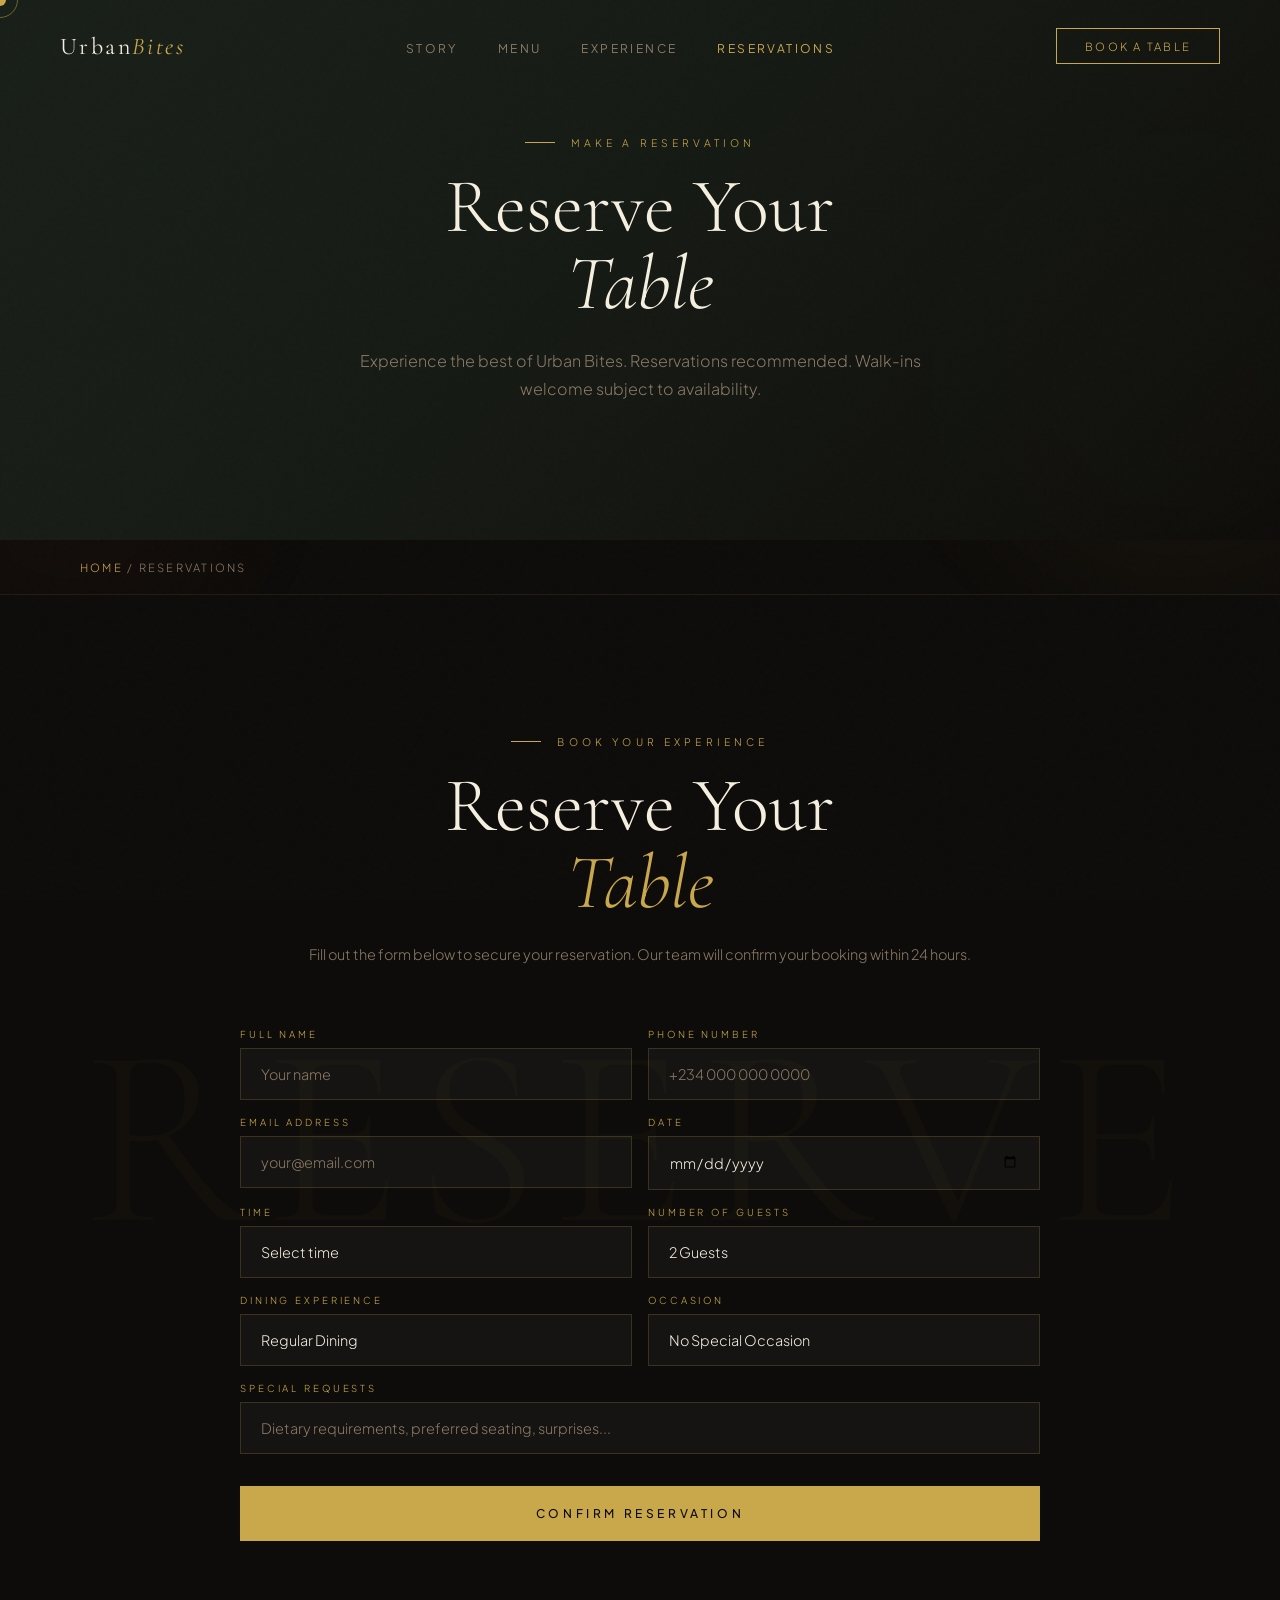
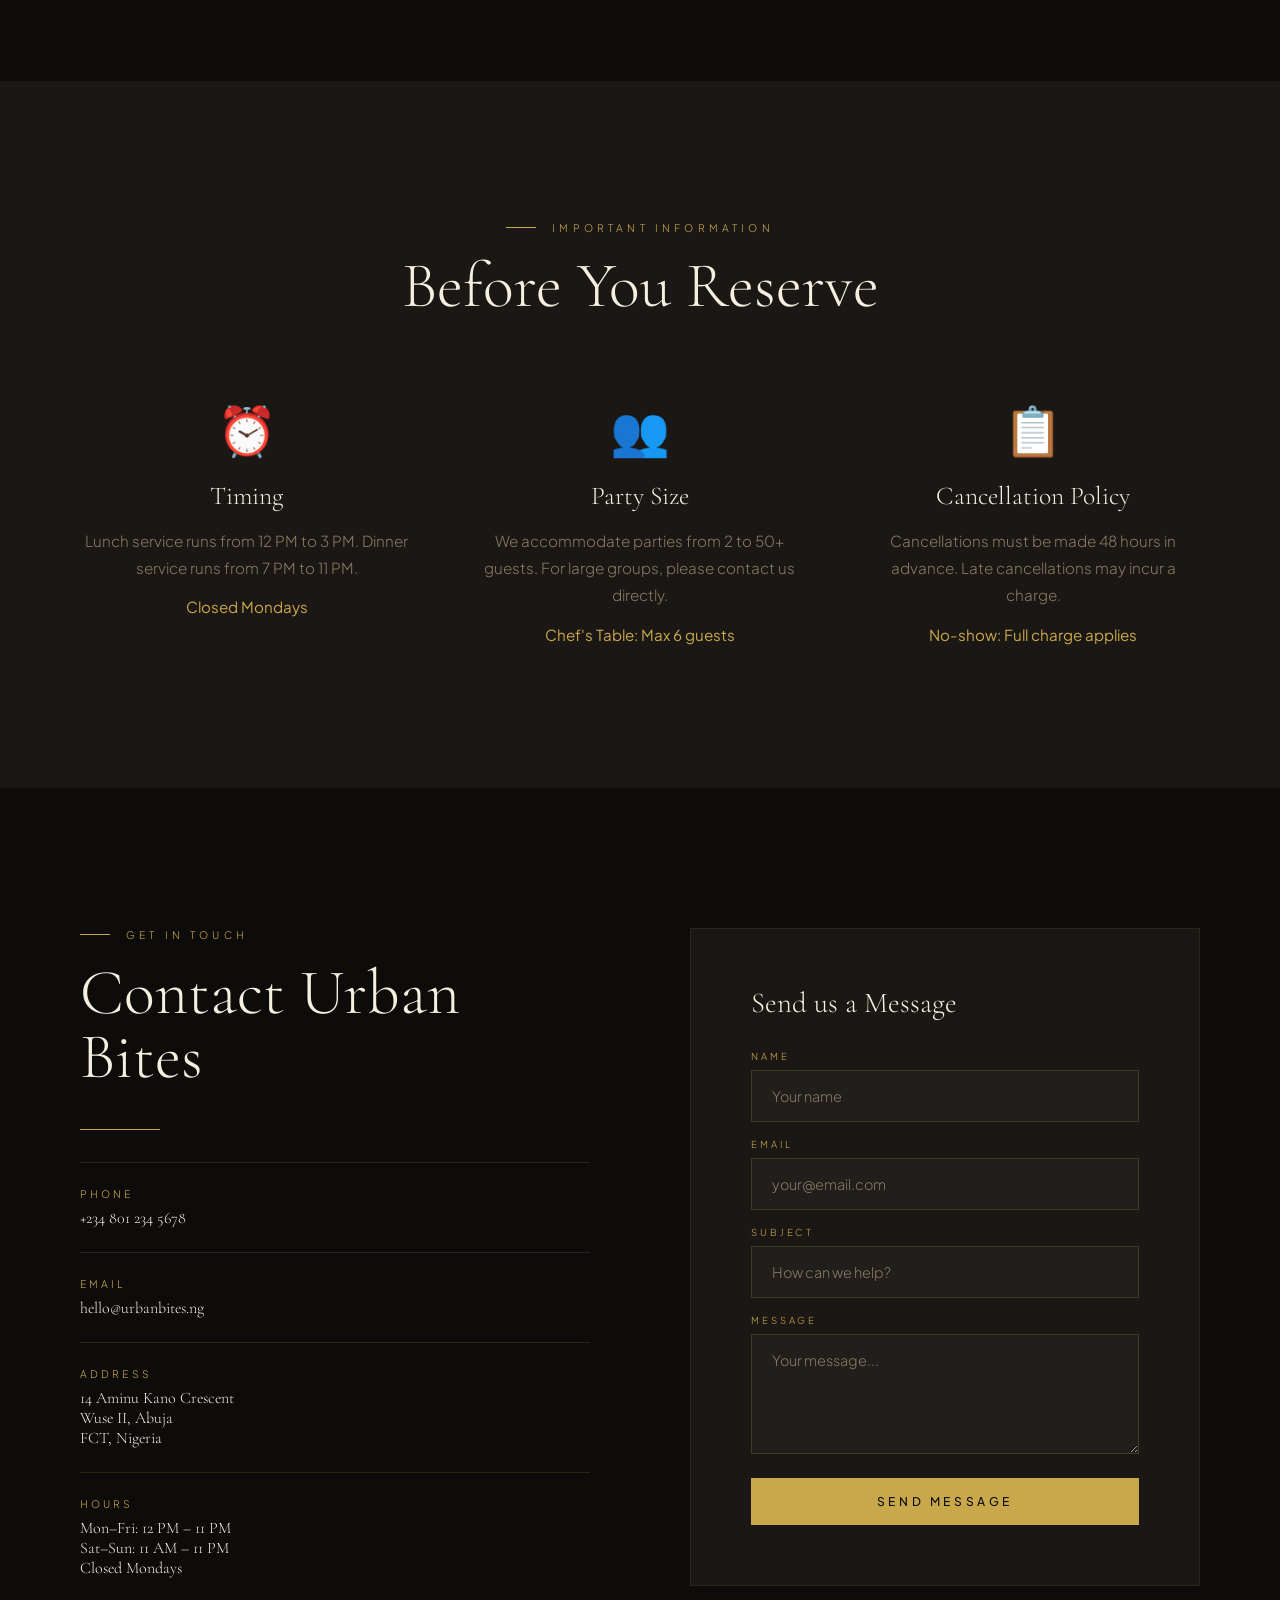
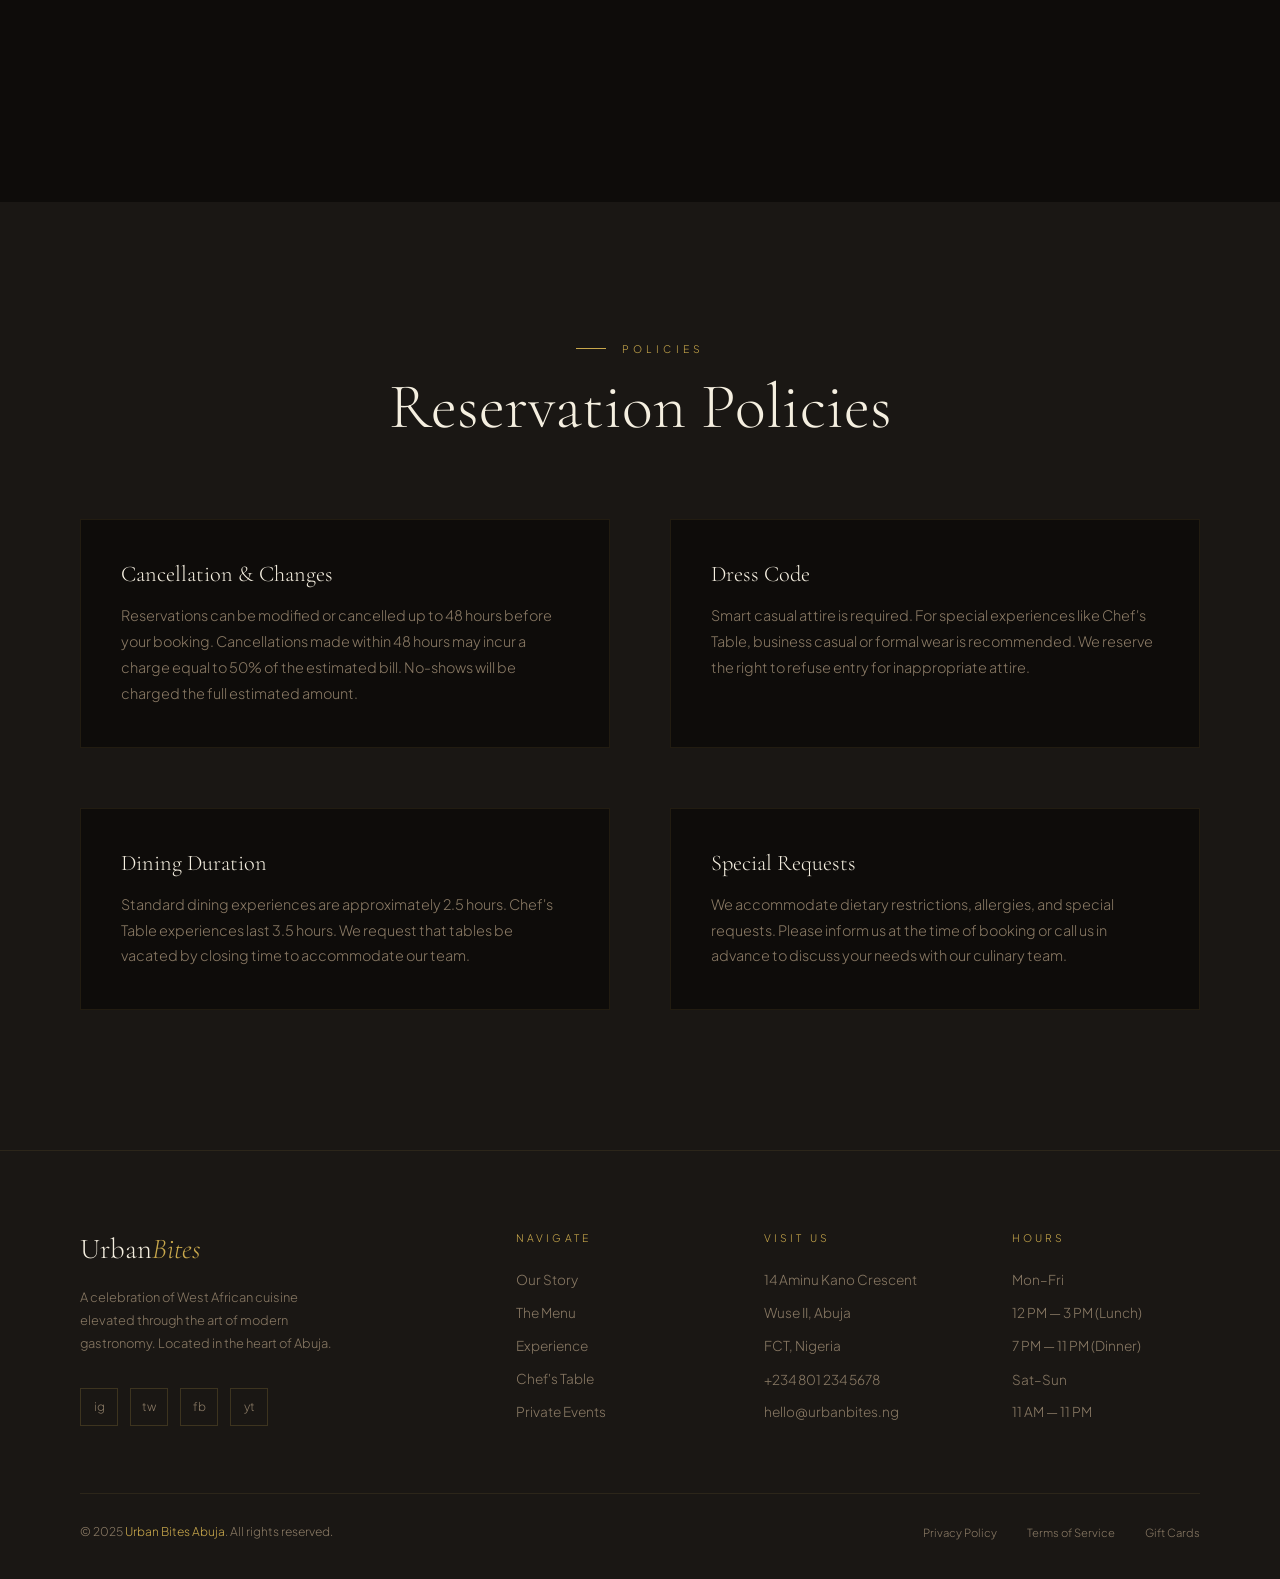
<file: reservations.html>
<!DOCTYPE html>
<html lang="en">
<head>
<meta charset="UTF-8">
<meta name="viewport" content="width=device-width, initial-scale=1.0">
<title>Reservations - Urban Bites Abuja</title>
<link href="https://fonts.googleapis.com/css2?family=Cormorant+Garamond:ital,wght@0,300;0,400;0,600;1,300;1,400&family=Google+Sans:wght@300;400;500&family=Plus+Jakarta+Sans:wght@300;400;500&display=swap" rel="stylesheet">
<link rel="stylesheet" href="shared.css">
<style>
/* RESERVATION SECTION */
.reservation-section {
  padding: 140px 80px;
  background: var(--dark);
  position: relative;
  overflow: hidden;
}

.reservation-section::before {
  content: 'RESERVE';
  position: absolute;
  font-family: 'Cormorant Garamond', serif;
  font-size: 20vw;
  font-weight: 300;
  color: rgba(201,168,76,0.03);
  top: 50%;
  left: 50%;
  transform: translate(-50%, -50%);
  white-space: nowrap;
  pointer-events: none;
  letter-spacing: 0.05em;
}

.reservation-inner {
  max-width: 800px;
  margin: 0 auto;
  text-align: center;
  position: relative;
  z-index: 1;
}

.reservation-inner .section-title { font-size: clamp(3rem, 6vw, 5.5rem); margin-bottom: 20px; }
.reservation-inner .section-title em { font-style: italic; color: var(--gold); }

.reservation-subtitle {
  font-size: 0.9rem;
  color: var(--muted);
  margin-bottom: 60px;
  line-height: 1.8;
}

.res-form {
  display: grid;
  grid-template-columns: 1fr 1fr;
  gap: 16px;
  text-align: left;
  margin-bottom: 24px;
}

.form-group { display: flex; flex-direction: column; gap: 8px; }
.form-group.full { grid-column: span 2; }

.form-label {
  font-size: 0.6rem;
  letter-spacing: 0.3em;
  text-transform: uppercase;
  color: var(--gold);
  font-family: 'Plus Jakarta Sans', sans-serif;
}

.form-input {
  background: rgba(255,255,255,0.03);
  border: 1px solid rgba(201,168,76,0.2);
  padding: 16px 20px;
  color: var(--cream);
  font-size: 0.9rem;
  font-family: 'Plus Jakarta Sans', sans-serif;
  font-weight: 300;
  transition: border-color 0.3s;
  outline: none;
  width: 100%;
}

.form-input:focus { border-color: var(--gold); background: rgba(201,168,76,0.04); }
.form-input::placeholder { color: var(--muted); }

.form-submit {
  width: 100%;
  padding: 20px;
  background: var(--gold);
  color: var(--dark);
  border: none;
  font-size: 0.75rem;
  letter-spacing: 0.3em;
  text-transform: uppercase;
  cursor: none;
  font-family: 'Plus Jakarta Sans', sans-serif;
  font-weight: 500;
  transition: background 0.3s;
  margin-top: 8px;
}

.form-submit:hover { background: var(--gold-light); }

/* INFO SECTION */
.reservation-info {
  background: var(--charcoal);
  padding: 140px 80px;
}

.info-grid {
  display: grid;
  grid-template-columns: repeat(3, 1fr);
  gap: 60px;
  margin-top: 80px;
}

.info-card {
  text-align: center;
}

.info-icon {
  font-size: 3rem;
  margin-bottom: 20px;
}

.info-title {
  font-family: 'Cormorant Garamond', serif;
  font-size: 1.6rem;
  font-weight: 300;
  color: var(--cream);
  margin-bottom: 16px;
}

.info-text {
  font-size: 0.95rem;
  color: var(--muted);
  line-height: 1.8;
}

.info-highlight {
  color: var(--gold);
  font-weight: 400;
  display: block;
  margin-top: 12px;
}

/* CONTACT SECTION */
.contact-section {
  padding: 140px 80px;
}

.contact-grid {
  display: grid;
  grid-template-columns: 1fr 1fr;
  gap: 100px;
  align-items: start;
}

.contact-left .section-tag { margin-bottom: 20px; }
.contact-left .section-title { margin-bottom: 40px; }

.contact-info {
  list-style: none;
  margin-bottom: 60px;
}

.contact-info-item {
  padding: 24px 0;
  border-top: 1px solid rgba(201,168,76,0.15);
}

.contact-info-label {
  font-size: 0.65rem;
  letter-spacing: 0.3em;
  text-transform: uppercase;
  color: var(--gold);
  margin-bottom: 8px;
  font-family: 'Plus Jakarta Sans', sans-serif;
}

.contact-info-value {
  font-size: 1rem;
  color: var(--cream);
  font-family: 'Cormorant Garamond', serif;
}

.contact-info-value a {
  color: var(--cream);
  text-decoration: none;
  transition: color 0.3s;
}

.contact-info-value a:hover { color: var(--gold); }

.contact-right {
  background: var(--charcoal);
  padding: 60px;
  border: 1px solid rgba(201,168,76,0.1);
}

.contact-right .section-title {
  font-size: 2rem;
  margin-bottom: 32px;
}

.contact-form {
  display: flex;
  flex-direction: column;
  gap: 16px;
}

.contact-form-group {
  display: flex;
  flex-direction: column;
  gap: 8px;
}

.contact-form-label {
  font-size: 0.6rem;
  letter-spacing: 0.3em;
  text-transform: uppercase;
  color: var(--gold);
  font-family: 'Plus Jakarta Sans', sans-serif;
}

.contact-form-input {
  background: rgba(255,255,255,0.03);
  border: 1px solid rgba(201,168,76,0.2);
  padding: 16px 20px;
  color: var(--cream);
  font-size: 0.9rem;
  font-family: 'Plus Jakarta Sans', sans-serif;
  font-weight: 300;
  transition: border-color 0.3s;
  outline: none;
}

.contact-form-input:focus { border-color: var(--gold); background: rgba(201,168,76,0.04); }
.contact-form-input::placeholder { color: var(--muted); }

.contact-form-textarea {
  background: rgba(255,255,255,0.03);
  border: 1px solid rgba(201,168,76,0.2);
  padding: 16px 20px;
  color: var(--cream);
  font-size: 0.9rem;
  font-family: 'Plus Jakarta Sans', sans-serif;
  font-weight: 300;
  transition: border-color 0.3s;
  outline: none;
  resize: vertical;
  min-height: 120px;
}

.contact-form-textarea:focus { border-color: var(--gold); background: rgba(201,168,76,0.04); }
.contact-form-textarea::placeholder { color: var(--muted); }

.contact-form-submit {
  padding: 16px;
  background: var(--gold);
  color: var(--dark);
  border: none;
  font-size: 0.75rem;
  letter-spacing: 0.3em;
  text-transform: uppercase;
  cursor: none;
  font-family: 'Plus Jakarta Sans', sans-serif;
  font-weight: 500;
  transition: background 0.3s;
  margin-top: 8px;
}

.contact-form-submit:hover { background: var(--gold-light); }

/* POLICIES */
.policies-section {
  background: var(--charcoal);
  padding: 140px 80px;
}

.policies-grid {
  display: grid;
  grid-template-columns: repeat(2, 1fr);
  gap: 60px;
  margin-top: 80px;
}

.policy-card {
  background: var(--dark);
  padding: 40px;
  border: 1px solid rgba(201,168,76,0.1);
}

.policy-title {
  font-family: 'Cormorant Garamond', serif;
  font-size: 1.4rem;
  font-weight: 300;
  color: var(--cream);
  margin-bottom: 16px;
}

.policy-text {
  font-size: 0.9rem;
  color: var(--muted);
  line-height: 1.8;
}

/* =============================================
   RESERVATIONS — RESPONSIVE
   ============================================= */

@media (max-width: 1024px) {
  .reservation-section { padding: 100px 40px; }
  .res-form { grid-template-columns: 1fr; gap: 14px; }
  .form-group.full { grid-column: span 1; }
  .reservation-info { padding: 100px 40px; }
  .info-grid {
    grid-template-columns: 1fr;
    gap: 40px;
    max-width: 540px;
    margin: 80px auto 0;
  }
  .contact-section { padding: 100px 40px; }
  .contact-grid { grid-template-columns: 1fr; gap: 60px; }
  .contact-right { padding: 48px 40px; }
  .policies-section { padding: 100px 40px; }
  .policies-grid { grid-template-columns: 1fr; gap: 32px; }
}

@media (max-width: 768px) {
  .reservation-section { padding: 70px 24px; }
  .reservation-inner .section-title { font-size: clamp(2.4rem, 10vw, 3.5rem); }
  .reservation-subtitle { margin-bottom: 40px; font-size: 0.85rem; }
  .reservation-info { padding: 70px 24px; }
  .info-grid { max-width: 100%; margin-top: 48px; }
  .contact-section { padding: 70px 24px; }
  .contact-right { padding: 28px 20px; }
  .policies-section { padding: 70px 24px; }
  .policy-card { padding: 28px 24px; }
}

@media (max-width: 480px) {
  .reservation-section { padding: 60px 20px; }
  .reservation-info { padding: 60px 20px; }
  .contact-section { padding: 60px 20px; }
  .policies-section { padding: 60px 20px; }
}
</style>
</head>
<body>

<!-- Cursor -->
<div class="cursor" id="cursor"></div>
<div class="cursor-follow" id="cursorFollow"></div>

<!-- Ambient orbs -->
<div class="orb orb-1"></div>
<div class="orb orb-2"></div>

<!-- NAV -->
<nav id="navbar">
  <a href="index.html" class="nav-logo">Urban<span>Bites</span></a>
  <ul class="nav-links">
    <li><a href="story.html">Story</a></li>
    <li><a href="menu.html">Menu</a></li>
    <li><a href="experience.html">Experience</a></li>
    <li><a href="reservations.html">Reservations</a></li>
  </ul>
  <a href="reservations.html" class="nav-cta">Book a Table</a>
  <button class="nav-hamburger" id="navHamburger" aria-label="Toggle menu">
    <span></span>
    <span></span>
    <span></span>
  </button>
</nav>

<!-- PAGE HEADER -->
<div class="page-header" style="background: linear-gradient(135deg, rgba(42,61,46,0.8) 0%, rgba(14,12,10,0.8) 100%);">
  <div class="page-header-content">
    <div class="section-tag" style="justify-content: center;">Make a Reservation</div>
    <h1 class="section-title">Reserve Your<br><em>Table</em></h1>
    <p class="page-header-subtitle">Experience the best of Urban Bites. Reservations recommended. Walk-ins welcome subject to availability.</p>
  </div>
</div>

<!-- BREADCRUMB -->
<div class="breadcrumb">
  <a href="index.html">Home</a> / Reservations
</div>

<!-- RESERVATION FORM SECTION -->
<section class="reservation-section">
  <div class="reservation-inner">
    <div class="section-tag" style="justify-content:center;">Book Your Experience</div>
    <h2 class="section-title reveal">Reserve Your<br><em>Table</em></h2>
    <p class="reservation-subtitle reveal">Fill out the form below to secure your reservation. Our team will confirm your booking within 24 hours.</p>
    <div class="res-form reveal">
      <div class="form-group">
        <label class="form-label">Full Name</label>
        <input type="text" class="form-input" placeholder="Your name">
      </div>
      <div class="form-group">
        <label class="form-label">Phone Number</label>
        <input type="tel" class="form-input" placeholder="+234 000 000 0000">
      </div>
      <div class="form-group">
        <label class="form-label">Email Address</label>
        <input type="email" class="form-input" placeholder="your@email.com">
      </div>
      <div class="form-group">
        <label class="form-label">Date</label>
        <input type="date" class="form-input">
      </div>
      <div class="form-group">
        <label class="form-label">Time</label>
        <select class="form-input" style="appearance:none; cursor:none;">
          <option value="" style="background:var(--dark);">Select time</option>
          <option style="background:var(--dark);">12:00 PM — Lunch</option>
          <option style="background:var(--dark);">1:00 PM — Lunch</option>
          <option style="background:var(--dark);">7:00 PM — Dinner</option>
          <option style="background:var(--dark);">8:00 PM — Dinner</option>
          <option style="background:var(--dark);">9:00 PM — Dinner</option>
        </select>
      </div>
      <div class="form-group">
        <label class="form-label">Number of Guests</label>
        <select class="form-input" style="appearance:none; cursor:none;">
          <option style="background:var(--dark);">2 Guests</option>
          <option style="background:var(--dark);">3 Guests</option>
          <option style="background:var(--dark);">4 Guests</option>
          <option style="background:var(--dark);">5–8 Guests</option>
          <option style="background:var(--dark);">Large Party (9+)</option>
        </select>
      </div>
      <div class="form-group">
        <label class="form-label">Dining Experience</label>
        <select class="form-input" style="appearance:none; cursor:none;">
          <option style="background:var(--dark);">Regular Dining</option>
          <option style="background:var(--dark);">Chef's Table</option>
          <option style="background:var(--dark);">Tasting Menu</option>
          <option style="background:var(--dark);">Private Dining</option>
        </select>
      </div>
      <div class="form-group">
        <label class="form-label">Occasion</label>
        <select class="form-input" style="appearance:none; cursor:none;">
          <option style="background:var(--dark);">No Special Occasion</option>
          <option style="background:var(--dark);">Birthday</option>
          <option style="background:var(--dark);">Anniversary</option>
          <option style="background:var(--dark);">Business Dinner</option>
          <option style="background:var(--dark);">Proposal</option>
          <option style="background:var(--dark);">Corporate Event</option>
        </select>
      </div>
      <div class="form-group full">
        <label class="form-label">Special Requests</label>
        <input type="text" class="form-input" placeholder="Dietary requirements, preferred seating, surprises...">
      </div>
    </div>
    <button class="form-submit reveal">Confirm Reservation</button>
  </div>
</section>

<!-- RESERVATION INFO -->
<section class="reservation-info">
  <div style="text-align: center; margin-bottom: 80px;">
    <div class="section-tag" style="justify-content: center;">Important Information</div>
    <h2 class="section-title reveal">Before You Reserve</h2>
  </div>
  <div class="info-grid">
    <div class="info-card reveal">
      <div class="info-icon">⏰</div>
      <h3 class="info-title">Timing</h3>
      <p class="info-text">Lunch service runs from 12 PM to 3 PM. Dinner service runs from 7 PM to 11 PM. <span class="info-highlight">Closed Mondays</span></p>
    </div>
    <div class="info-card reveal" style="transition-delay: 0.15s;">
      <div class="info-icon">👥</div>
      <h3 class="info-title">Party Size</h3>
      <p class="info-text">We accommodate parties from 2 to 50+ guests. For large groups, please contact us directly. <span class="info-highlight">Chef's Table: Max 6 guests</span></p>
    </div>
    <div class="info-card reveal" style="transition-delay: 0.3s;">
      <div class="info-icon">📋</div>
      <h3 class="info-title">Cancellation Policy</h3>
      <p class="info-text">Cancellations must be made 48 hours in advance. Late cancellations may incur a charge. <span class="info-highlight">No-show: Full charge applies</span></p>
    </div>
  </div>
</section>

<!-- CONTACT SECTION -->
<section class="contact-section">
  <div class="contact-grid">
    <div class="contact-left reveal-left">
      <div class="section-tag">Get in Touch</div>
      <h2 class="section-title">Contact Urban Bites</h2>
      <div class="gold-line"></div>
      <ul class="contact-info">
        <li class="contact-info-item">
          <div class="contact-info-label">Phone</div>
          <div class="contact-info-value"><a href="tel:+2348012345678">+234 801 234 5678</a></div>
        </li>
        <li class="contact-info-item">
          <div class="contact-info-label">Email</div>
          <div class="contact-info-value"><a href="mailto:hello@urbanbites.ng">hello@urbanbites.ng</a></div>
        </li>
        <li class="contact-info-item">
          <div class="contact-info-label">Address</div>
          <div class="contact-info-value">14 Aminu Kano Crescent<br>Wuse II, Abuja<br>FCT, Nigeria</div>
        </li>
        <li class="contact-info-item">
          <div class="contact-info-label">Hours</div>
          <div class="contact-info-value">Mon–Fri: 12 PM – 11 PM<br>Sat–Sun: 11 AM – 11 PM<br>Closed Mondays</div>
        </li>
      </ul>
    </div>
    <div class="contact-right reveal-right">
      <h3 class="section-title" style="font-size: 1.8rem;">Send us a Message</h3>
      <form class="contact-form">
        <div class="contact-form-group">
          <label class="contact-form-label">Name</label>
          <input type="text" class="contact-form-input" placeholder="Your name">
        </div>
        <div class="contact-form-group">
          <label class="contact-form-label">Email</label>
          <input type="email" class="contact-form-input" placeholder="your@email.com">
        </div>
        <div class="contact-form-group">
          <label class="contact-form-label">Subject</label>
          <input type="text" class="contact-form-input" placeholder="How can we help?">
        </div>
        <div class="contact-form-group">
          <label class="contact-form-label">Message</label>
          <textarea class="contact-form-textarea" placeholder="Your message..."></textarea>
        </div>
        <button type="submit" class="contact-form-submit">Send Message</button>
      </form>
    </div>
  </div>
</section>

<!-- POLICIES -->
<section class="policies-section">
  <div style="text-align: center; margin-bottom: 80px;">
    <div class="section-tag" style="justify-content: center;">Policies</div>
    <h2 class="section-title reveal">Reservation Policies</h2>
  </div>
  <div class="policies-grid">
    <div class="policy-card reveal">
      <h3 class="policy-title">Cancellation & Changes</h3>
      <p class="policy-text">Reservations can be modified or cancelled up to 48 hours before your booking. Cancellations made within 48 hours may incur a charge equal to 50% of the estimated bill. No-shows will be charged the full estimated amount.</p>
    </div>
    <div class="policy-card reveal" style="transition-delay: 0.15s;">
      <h3 class="policy-title">Dress Code</h3>
      <p class="policy-text">Smart casual attire is required. For special experiences like Chef's Table, business casual or formal wear is recommended. We reserve the right to refuse entry for inappropriate attire.</p>
    </div>
    <div class="policy-card reveal" style="transition-delay: 0.3s;">
      <h3 class="policy-title">Dining Duration</h3>
      <p class="policy-text">Standard dining experiences are approximately 2.5 hours. Chef's Table experiences last 3.5 hours. We request that tables be vacated by closing time to accommodate our team.</p>
    </div>
    <div class="policy-card reveal" style="transition-delay: 0.45s;">
      <h3 class="policy-title">Special Requests</h3>
      <p class="policy-text">We accommodate dietary restrictions, allergies, and special requests. Please inform us at the time of booking or call us in advance to discuss your needs with our culinary team.</p>
    </div>
  </div>
</section>

<!-- FOOTER -->
<footer>
  <div class="footer-top">
    <div class="footer-brand">
      <div class="footer-logo">Urban<span>Bites</span></div>
      <p class="footer-tagline">A celebration of West African cuisine elevated through the art of modern gastronomy. Located in the heart of Abuja.</p>
      <div class="footer-social">
        <a href="#" class="social-link">ig</a>
        <a href="#" class="social-link">tw</a>
        <a href="#" class="social-link">fb</a>
        <a href="#" class="social-link">yt</a>
      </div>
    </div>
    <div>
      <div class="footer-col-title">Navigate</div>
      <ul class="footer-links">
        <li><a href="story.html">Our Story</a></li>
        <li><a href="menu.html">The Menu</a></li>
        <li><a href="experience.html">Experience</a></li>
        <li><a href="experience.html#chef-table">Chef's Table</a></li>
        <li><a href="experience.html#private-events">Private Events</a></li>
      </ul>
    </div>
    <div>
      <div class="footer-col-title">Visit Us</div>
      <ul class="footer-links">
        <li><a href="#">14 Aminu Kano Crescent</a></li>
        <li><a href="#">Wuse II, Abuja</a></li>
        <li><a href="#">FCT, Nigeria</a></li>
        <li><a href="#" style="margin-top:16px; display:block;">+234 801 234 5678</a></li>
        <li><a href="#">hello@urbanbites.ng</a></li>
      </ul>
    </div>
    <div>
      <div class="footer-col-title">Hours</div>
      <ul class="footer-links">
        <li><a href="#">Mon–Fri</a></li>
        <li><a href="#">12 PM — 3 PM (Lunch)</a></li>
        <li><a href="#">7 PM — 11 PM (Dinner)</a></li>
        <li><a href="#" style="margin-top:16px; display:block;">Sat–Sun</a></li>
        <li><a href="#">11 AM — 11 PM</a></li>
      </ul>
    </div>
  </div>
  <div class="footer-bottom">
    <div class="footer-copy">© 2025 <span>Urban Bites Abuja</span>. All rights reserved.</div>
    <div class="footer-legal">
      <a href="#">Privacy Policy</a>
      <a href="#">Terms of Service</a>
      <a href="#">Gift Cards</a>
    </div>
  </div>
</footer>

<script src="shared.js"></script>
<script>
// Form submit
document.querySelector('.form-submit').addEventListener('click', (e) => {
  const btn = e.target;
  btn.textContent = 'Reservation Confirmed ✓';
  btn.style.background = 'var(--green)';
  btn.style.color = 'var(--cream)';
  setTimeout(() => {
    btn.textContent = 'Confirm Reservation';
    btn.style.background = '';
    btn.style.color = '';
  }, 3000);
});

// Contact form submit
document.querySelector('.contact-form').addEventListener('submit', (e) => {
  e.preventDefault();
  const btn = e.target.querySelector('.contact-form-submit');
  btn.textContent = 'Message Sent ✓';
  btn.style.background = 'var(--green)';
  btn.style.color = 'var(--cream)';
  setTimeout(() => {
    btn.textContent = 'Send Message';
    btn.style.background = '';
    btn.style.color = '';
    e.target.reset();
  }, 3000);
});
</script>
</body>
</html>
</file>
<file: shared.css>
/* SHARED STYLES FOR URBAN BITES */

*, *::before, *::after { margin: 0; padding: 0; box-sizing: border-box; }

:root {
  --cream: #F5EFE0;
  --gold: #C9A84C;
  --gold-light: #E8C96A;
  --charcoal: #1A1714;
  --dark: #0E0C0A;
  --muted: #8A7A65;
  --rust: #8B3A2A;
  --green: #2A3D2E;
}

html { scroll-behavior: smooth; }

body {
  background: var(--dark);
  color: var(--cream);
  font-family: 'Plus Jakarta Sans', sans-serif;
  font-weight: 300;
  overflow-x: hidden;
  cursor: none;
}

/* CUSTOM CURSOR */
.cursor {
  width: 12px; height: 12px;
  background: var(--gold);
  border-radius: 50%;
  position: fixed;
  pointer-events: none;
  z-index: 9999;
  transition: transform 0.15s ease, background 0.2s;
  transform: translate(-50%, -50%);
}
.cursor-follow {
  width: 36px; height: 36px;
  border: 1px solid rgba(201,168,76,0.5);
  border-radius: 50%;
  position: fixed;
  pointer-events: none;
  z-index: 9998;
  transition: all 0.35s cubic-bezier(0.25, 0.46, 0.45, 0.94);
  transform: translate(-50%, -50%);
}
body:hover .cursor { opacity: 1; }

/* NOISE OVERLAY */
body::before {
  content: '';
  position: fixed;
  inset: 0;
  background-image: url("data:image/svg+xml,%3Csvg viewBox='0 0 256 256' xmlns='http://www.w3.org/2000/svg'%3E%3Cfilter id='noise'%3E%3CfeTurbulence type='fractalNoise' baseFrequency='0.9' numOctaves='4' stitchTiles='stitch'/%3E%3C/filter%3E%3Crect width='100%25' height='100%25' filter='url(%23noise)' opacity='0.04'/%3E%3C/svg%3E");
  pointer-events: none;
  z-index: 9997;
  opacity: 0.4;
}

/* NAV */
nav {
  position: fixed;
  top: 0; left: 0; right: 0;
  z-index: 1000;
  padding: 28px 60px;
  display: flex;
  justify-content: space-between;
  align-items: center;
  mix-blend-mode: normal;
  transition: background 0.4s;
}
nav.scrolled { background: rgba(14,12,10,0.92); backdrop-filter: blur(20px); }

.nav-logo {
  font-family: 'Cormorant Garamond', serif;
  font-size: 1.5rem;
  font-weight: 400;
  letter-spacing: 0.1em;
  color: var(--cream);
  text-decoration: none;
}
.nav-logo span { color: var(--gold); font-style: italic; }

.nav-links {
  display: flex;
  gap: 40px;
  list-style: none;
}
.nav-links a {
  color: var(--muted);
  text-decoration: none;
  font-size: 0.75rem;
  letter-spacing: 0.2em;
  text-transform: uppercase;
  transition: color 0.3s;
  font-family: 'Plus Jakarta Sans', sans-serif;
  font-weight: 400;
}
.nav-links a:hover { color: var(--gold); }
.nav-links a.active { color: var(--gold); }

.nav-cta {
  background: transparent;
  border: 1px solid var(--gold);
  color: var(--gold);
  padding: 10px 28px;
  font-size: 0.7rem;
  letter-spacing: 0.2em;
  text-transform: uppercase;
  cursor: none;
  font-family: 'Plus Jakarta Sans', sans-serif;
  transition: all 0.3s;
  text-decoration: none;
  display: inline-block;
}
.nav-cta:hover { background: var(--gold); color: var(--dark); }

/* SECTION COMMON */
section { padding: 120px 80px; }

.section-tag {
  font-size: 0.65rem;
  letter-spacing: 0.4em;
  text-transform: uppercase;
  color: var(--gold);
  margin-bottom: 20px;
  display: flex;
  align-items: center;
  gap: 16px;
  font-family: 'Plus Jakarta Sans', sans-serif;
}
.section-tag::before {
  content: '';
  width: 30px; height: 1px;
  background: var(--gold);
}

.section-title {
  font-family: 'Cormorant Garamond', serif;
  font-size: clamp(2.8rem, 5vw, 4.5rem);
  font-weight: 300;
  line-height: 1;
  margin-bottom: 24px;
}

/* BUTTONS */
.btn-primary {
  background: var(--gold);
  color: var(--dark);
  border: none;
  padding: 18px 44px;
  font-size: 0.75rem;
  letter-spacing: 0.2em;
  text-transform: uppercase;
  cursor: none;
  font-family: 'Plus Jakarta Sans', sans-serif;
  font-weight: 500;
  transition: all 0.3s;
  position: relative;
  overflow: hidden;
  text-decoration: none;
  display: inline-block;
}
.btn-primary::after {
  content: '';
  position: absolute;
  inset: 0;
  background: var(--gold-light);
  transform: translateX(-100%);
  transition: transform 0.4s;
}
.btn-primary:hover::after { transform: translateX(0); }
.btn-primary span { position: relative; z-index: 1; }

.btn-ghost {
  display: flex;
  align-items: center;
  gap: 10px;
  color: var(--cream);
  font-size: 0.75rem;
  letter-spacing: 0.1em;
  cursor: none;
  transition: color 0.3s;
  text-decoration: none;
  font-family: 'Plus Jakarta Sans', sans-serif;
}
.btn-ghost:hover { color: var(--gold); }
.play-icon {
  width: 44px; height: 44px;
  border: 1px solid rgba(255,255,255,0.2);
  border-radius: 50%;
  display: flex;
  align-items: center;
  justify-content: center;
  transition: border-color 0.3s;
}
.btn-ghost:hover .play-icon { border-color: var(--gold); }

/* GOLD LINE DECORATION */
.gold-line {
  width: 80px;
  height: 1px;
  background: var(--gold);
  margin: 32px 0;
}

/* IMAGE PLACEHOLDERS */
.img-placeholder {
  background: linear-gradient(135deg, #2A2318 0%, #3A3020 50%, #2A2318 100%);
  display: flex;
  align-items: center;
  justify-content: center;
  font-family: 'Cormorant Garamond', serif;
  font-style: italic;
  font-size: 1rem;
  color: rgba(201,168,76,0.3);
}

/* DECORATIVE FLOATING ORB */
.orb {
  position: fixed;
  border-radius: 50%;
  filter: blur(80px);
  pointer-events: none;
  z-index: 0;
  opacity: 0.05;
}
.orb-1 {
  width: 400px; height: 400px;
  background: var(--gold);
  top: 20vh; right: -100px;
  animation: float 8s ease-in-out infinite;
}
.orb-2 {
  width: 300px; height: 300px;
  background: var(--rust);
  bottom: 30vh; left: -80px;
  animation: float 10s ease-in-out infinite reverse;
}
@keyframes float {
  0%, 100% { transform: translateY(0); }
  50% { transform: translateY(-30px); }
}

/* ANIMATIONS */
@keyframes fadeUp {
  from { opacity: 0; transform: translateY(30px); }
  to { opacity: 1; transform: translateY(0); }
}
@keyframes fadeIn {
  from { opacity: 0; }
  to { opacity: 1; }
}
@keyframes zoomOut {
  from { transform: scale(1.08); }
  to { transform: scale(1); }
}

/* SCROLL ANIMATIONS */
.reveal {
  opacity: 0;
  transform: translateY(40px);
  transition: opacity 0.8s ease, transform 0.8s ease;
}
.reveal.visible {
  opacity: 1;
  transform: translateY(0);
}
.reveal-left {
  opacity: 0;
  transform: translateX(-40px);
  transition: opacity 0.9s ease, transform 0.9s ease;
}
.reveal-left.visible {
  opacity: 1;
  transform: translateX(0);
}
.reveal-right {
  opacity: 0;
  transform: translateX(40px);
  transition: opacity 0.9s ease, transform 0.9s ease;
}
.reveal-right.visible {
  opacity: 1;
  transform: translateX(0);
}

/* FOOTER */
footer {
  background: var(--charcoal);
  padding: 80px 80px 40px;
  border-top: 1px solid rgba(201,168,76,0.1);
}
.footer-top {
  display: grid;
  grid-template-columns: 2fr 1fr 1fr 1fr;
  gap: 60px;
  margin-bottom: 60px;
}

.footer-logo {
  font-family: 'Cormorant Garamond', serif;
  font-size: 1.8rem;
  font-weight: 300;
  color: var(--cream);
  margin-bottom: 20px;
}
.footer-logo span { color: var(--gold); font-style: italic; }
.footer-tagline {
  font-size: 0.8rem;
  color: var(--muted);
  line-height: 1.8;
  max-width: 260px;
  margin-bottom: 32px;
}
.footer-social {
  display: flex;
  gap: 12px;
}
.social-link {
  width: 38px; height: 38px;
  border: 1px solid rgba(201,168,76,0.2);
  display: flex;
  align-items: center;
  justify-content: center;
  color: var(--muted);
  font-size: 0.75rem;
  text-decoration: none;
  transition: all 0.3s;
  cursor: none;
}
.social-link:hover { border-color: var(--gold); color: var(--gold); }
.footer-col-title {
  font-size: 0.65rem;
  letter-spacing: 0.3em;
  text-transform: uppercase;
  color: var(--gold);
  margin-bottom: 24px;
  font-family: 'Plus Jakarta Sans', sans-serif;
}
.footer-links { list-style: none; }
.footer-links li { margin-bottom: 12px; }
.footer-links a {
  color: var(--muted);
  text-decoration: none;
  font-size: 0.85rem;
  transition: color 0.3s;
  font-family: 'Plus Jakarta Sans', sans-serif;
}
.footer-links a:hover { color: var(--cream); }
.footer-bottom {
  border-top: 1px solid rgba(201,168,76,0.1);
  padding-top: 30px;
  display: flex;
  justify-content: space-between;
  align-items: center;
}
.footer-copy {
  font-size: 0.75rem;
  color: var(--muted);
  font-family: 'Plus Jakarta Sans', sans-serif;
}
.footer-copy span { color: var(--gold); }
.footer-legal {
  display: flex;
  gap: 30px;
}
.footer-legal a {
  font-size: 0.7rem;
  color: var(--muted);
  text-decoration: none;
  font-family: 'Plus Jakarta Sans', sans-serif;
  transition: color 0.3s;
}
.footer-legal a:hover { color: var(--cream); }

/* PAGE HEADER */
.page-header {
  height: 60vh;
  display: flex;
  align-items: center;
  justify-content: center;
  text-align: center;
  padding: 140px 80px;
  position: relative;
  overflow: hidden;
}
.page-header::before {
  content: '';
  position: absolute;
  inset: 0;
  background: linear-gradient(135deg, rgba(14,12,10,0.5) 0%, rgba(14,12,10,0.1) 100%);
  z-index: 1;
}
.page-header-content {
  position: relative;
  z-index: 2;
}
.page-header .section-tag {
  justify-content: center;
}
.page-header .section-title {
  font-size: clamp(3rem, 6vw, 5.5rem);
}
.page-header-subtitle {
  font-size: 1rem;
  color: var(--muted);
  margin-top: 24px;
  max-width: 600px;
  margin-left: auto;
  margin-right: auto;
  line-height: 1.8;
}

/* BREADCRUMB */
.breadcrumb {
  padding: 20px 80px;
  font-size: 0.7rem;
  letter-spacing: 0.2em;
  text-transform: uppercase;
  color: var(--muted);
  border-bottom: 1px solid rgba(201,168,76,0.1);
}
.breadcrumb a {
  color: var(--gold);
  text-decoration: none;
  transition: color 0.3s;
}
.breadcrumb a:hover { color: var(--cream); }

/* =============================================
   HAMBURGER NAV BUTTON
   ============================================= */

.nav-hamburger {
  display: none;
  flex-direction: column;
  gap: 6px;
  background: none;
  border: none;
  padding: 6px 4px;
  cursor: none;
  z-index: 1002;
}

.nav-hamburger span {
  display: block;
  width: 26px;
  height: 1px;
  background: var(--cream);
  transition: all 0.35s cubic-bezier(0.25, 0.46, 0.45, 0.94);
}

/* =============================================
   TOUCH DEVICES
   ============================================= */

@media (hover: none) and (pointer: coarse) {
  .cursor,
  .cursor-follow {
    display: none !important;
  }
  body {
    cursor: auto;
  }
  a, button, input, select, textarea,
  .btn-primary, .btn-ghost, .nav-cta, .tab-btn,
  .menu-add, .social-link, .form-submit,
  .contact-form-submit, .nav-hamburger {
    cursor: pointer !important;
  }
}

/* =============================================
   TABLET — ≤ 1024px
   ============================================= */

@media (max-width: 1024px) {
  nav {
    padding: 24px 40px;
  }
  section {
    padding: 100px 40px;
  }
  footer {
    padding: 60px 40px 32px;
  }
  .breadcrumb {
    padding: 16px 40px;
  }
  .page-header {
    height: auto;
    min-height: 55vh;
    padding: 120px 40px 60px;
  }
  .footer-top {
    grid-template-columns: 1fr 1fr;
    gap: 40px;
  }
}

/* =============================================
   MOBILE — ≤ 768px
   ============================================= */

@media (max-width: 768px) {
  nav {
    padding: 18px 24px;
  }
  section {
    padding: 70px 24px;
  }
  footer {
    padding: 50px 24px 28px;
  }
  .breadcrumb {
    padding: 14px 24px;
  }
  .page-header {
    height: auto;
    min-height: 55vh;
    padding: 120px 24px 60px;
  }
  .page-header-subtitle {
    font-size: 0.85rem;
  }

  /* Hamburger visible */
  .nav-hamburger {
    display: flex;
  }

  /* Hide desktop nav items */
  .nav-links {
    display: none;
  }
  .nav-cta {
    display: none;
  }

  /* Full-screen overlay when open */
  nav.nav-open {
    bottom: 0;
    flex-direction: column;
    justify-content: center;
    align-items: center;
    gap: 40px;
    background: rgba(14, 12, 10, 0.97) !important;
    backdrop-filter: blur(24px);
  }
  nav.nav-open .nav-logo {
    position: absolute;
    top: 18px;
    left: 24px;
  }
  nav.nav-open .nav-hamburger {
    position: absolute;
    top: 22px;
    right: 24px;
  }
  nav.nav-open .nav-links {
    display: flex;
    flex-direction: column;
    align-items: center;
    gap: 40px;
  }
  nav.nav-open .nav-links a {
    font-size: 1.1rem;
    letter-spacing: 0.3em;
    color: var(--cream);
  }
  nav.nav-open .nav-cta {
    display: inline-block;
    position: static;
  }

  /* Hamburger → X */
  nav.nav-open .nav-hamburger span:nth-child(1) {
    transform: translateY(7px) rotate(45deg);
  }
  nav.nav-open .nav-hamburger span:nth-child(2) {
    opacity: 0;
    transform: scaleX(0);
  }
  nav.nav-open .nav-hamburger span:nth-child(3) {
    transform: translateY(-7px) rotate(-45deg);
  }

  /* Footer */
  .footer-top {
    grid-template-columns: 1fr;
    gap: 32px;
  }
  .footer-bottom {
    flex-direction: column;
    gap: 16px;
    text-align: center;
    align-items: center;
  }
  .footer-legal {
    flex-wrap: wrap;
    justify-content: center;
    gap: 16px;
  }
}

/* =============================================
   SMALL MOBILE — ≤ 480px
   ============================================= */

@media (max-width: 480px) {
  section {
    padding: 60px 20px;
  }
  footer {
    padding: 40px 20px 24px;
  }
  .breadcrumb {
    padding: 12px 20px;
  }
  .page-header {
    padding: 100px 20px 50px;
  }
}
</file>
